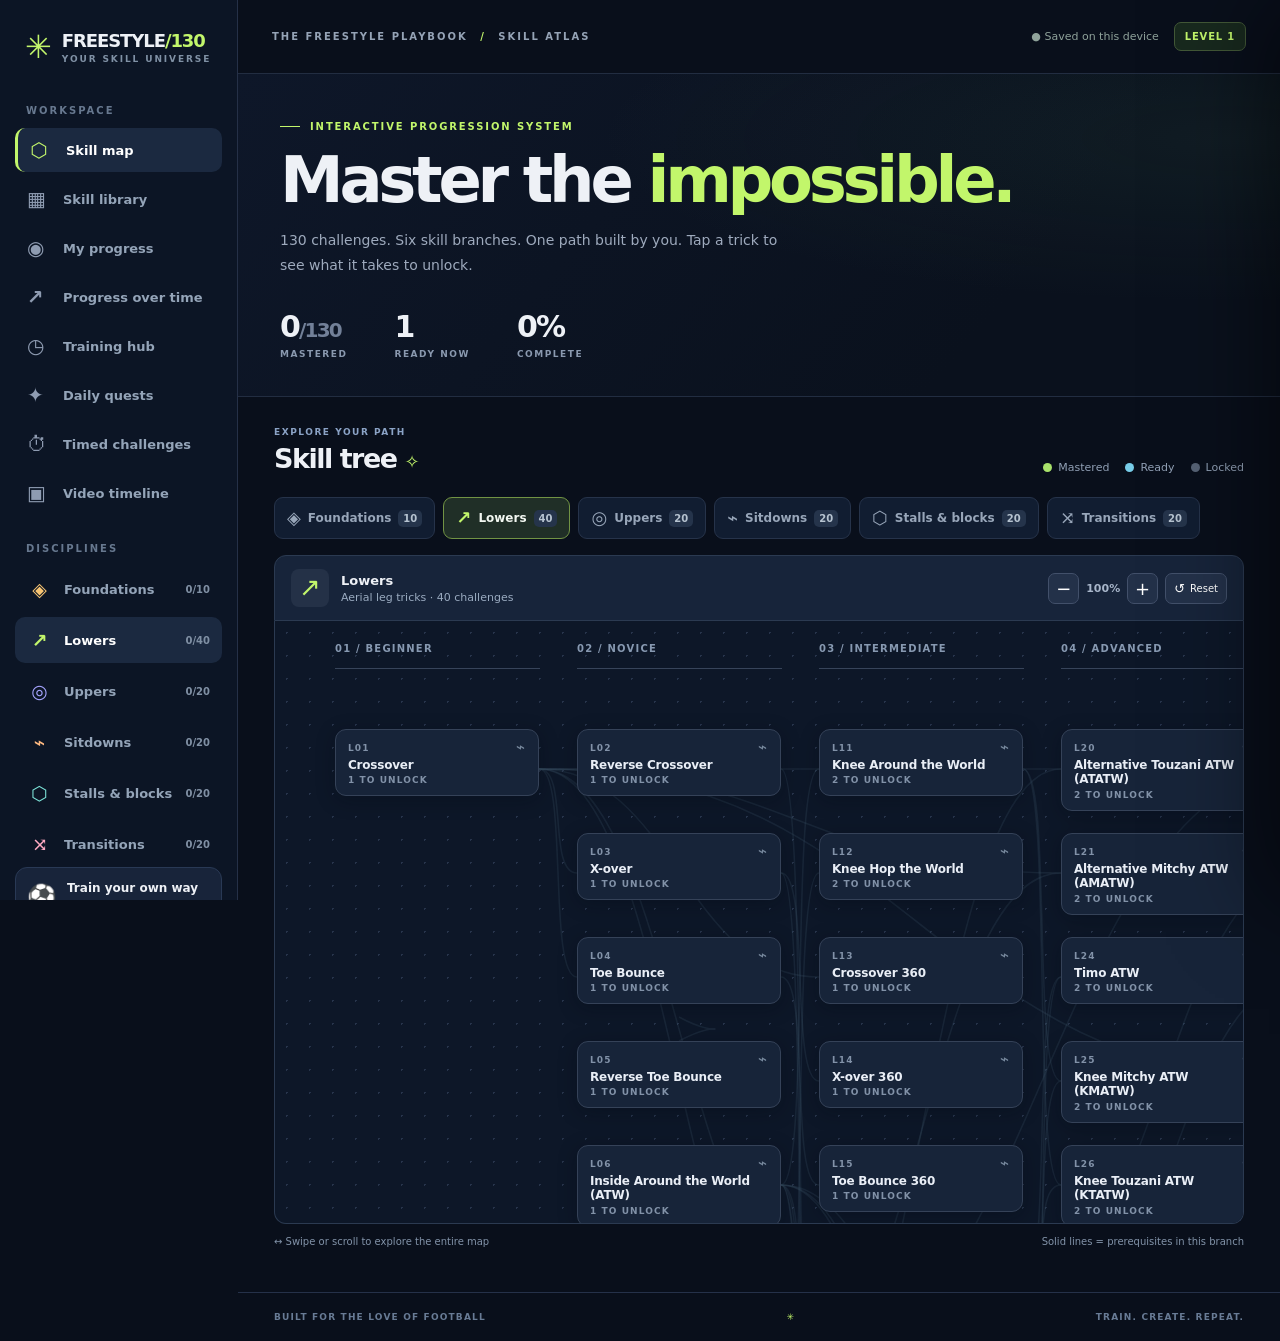
<file: index.html>
<!doctype html>
<html lang="en">
<head>
  <meta charset="utf-8" />
  <meta name="viewport" content="width=device-width, initial-scale=1, viewport-fit=cover" />
  <meta name="theme-color" content="#0a101e" />
  <meta name="description" content="An interactive 130-challenge freestyle football progression tree. Track tricks, unlock skills and train offline." />
  <meta name="apple-mobile-web-app-capable" content="yes" />
  <meta name="apple-mobile-web-app-status-bar-style" content="black-translucent" />
  <meta name="apple-mobile-web-app-title" content="Freestyle 130" />
  <link rel="manifest" href="manifest.webmanifest" />
  <link rel="icon" type="image/png" href="icons/icon-192.png" />
  <link rel="apple-touch-icon" href="icons/icon-192.png" />
  <link rel="stylesheet" href="style.css" />
  <link rel="stylesheet" href="v3.css" />
  <title>Freestyle 130 v3 · Train & Progress</title>
</head>
<body>
  <div class="app-shell">
    <aside class="sidebar" aria-label="App navigation">
      <div class="brand"><span class="brand-mark" aria-hidden="true">✳</span><div><strong>FREESTYLE<span class="brand-light">/130</span></strong><span class="brand-kicker">YOUR SKILL UNIVERSE</span></div></div>
      <div class="side-section-label">WORKSPACE</div>
      <nav class="side-nav" aria-label="Screens">
        <button class="nav-item active" data-screen="map"><span class="nav-symbol">⬡</span> Skill map</button>
        <button class="nav-item" data-screen="library"><span class="nav-symbol">▦</span> Skill library</button>
        <button class="nav-item" data-screen="progress"><span class="nav-symbol">◉</span> My progress</button>
        <button class="nav-item" data-screen="timeline"><span class="nav-symbol">↗</span> Progress over time</button>
        <button class="nav-item" data-screen="train"><span class="nav-symbol">◷</span> Training hub</button>
        <button class="nav-item" data-screen="quests"><span class="nav-symbol">✦</span> Daily quests</button>
        <button class="nav-item" data-screen="challenges"><span class="nav-symbol">⏱</span> Timed challenges</button>
        <button class="nav-item" data-screen="videos"><span class="nav-symbol">▣</span> Video timeline</button>
      </nav>
      <div class="side-section-label spaced">DISCIPLINES</div>
      <nav class="side-branches" id="sidebar-branches" aria-label="Skill disciplines"></nav>
      <div class="sidebar-footer"><span class="small-football" aria-hidden="true">⚽</span><div><strong>Train your own way</strong><span>Every rep is progress.</span></div></div>
    </aside>

    <div class="main-column">
      <header class="topbar">
        <div class="mobile-brand"><span class="brand-mark" aria-hidden="true">✳</span><strong>FREESTYLE<span class="brand-light">/130</span></strong></div>
        <span class="desktop-top-title">THE FREESTYLE PLAYBOOK <span class="slash">/</span> SKILL ATLAS</span>
        <div class="topbar-right"><span class="saved-indicator" id="saved-indicator">● Saved on this device</span><span class="level-tag" id="level-tag">LEVEL 1</span></div>
      </header>
      <main id="main-content">
        <section class="screen active" id="screen-map" aria-labelledby="map-heading">
          <div class="hero">
            <div class="eyebrow"><span class="eyebrow-line"></span> INTERACTIVE PROGRESSION SYSTEM</div>
            <h1 id="map-heading">Master the <em>impossible.</em></h1>
            <p>130 challenges. Six skill branches. One path built by you. Tap a trick to see what it takes to unlock.</p>
            <div class="hero-numbers">
              <div><strong id="hero-done">0<span class="dimmed">/130</span></strong><span>MASTERED</span></div>
              <div><strong id="hero-ready">0</strong><span>READY NOW</span></div>
              <div><strong id="hero-percent">0%</strong><span>COMPLETE</span></div>
            </div>
          </div>
          <div class="map-section">
            <div class="section-heading"><div><div class="eyebrow mini">EXPLORE YOUR PATH</div><h2>Skill tree <span class="tiny-spark">✧</span></h2></div><div class="map-legend"><span><i class="legend-dot done"></i> Mastered</span><span><i class="legend-dot ready"></i> Ready</span><span><i class="legend-dot locked"></i> Locked</span></div></div>
            <div class="branch-tabs" id="branch-tabs" aria-label="Choose skill branch"></div>
            <div class="map-toolbar"><div class="map-context"><span class="map-context-icon" id="map-context-icon">↗</span><div><strong id="map-context-title">Lowers</strong><span id="map-context-subtitle">Aerial leg skills</span></div></div><div class="toolbar-controls"><button class="small-btn" id="zoom-out" aria-label="Zoom map out">−</button><span class="zoom-reading" id="zoom-reading">100%</span><button class="small-btn" id="zoom-in" aria-label="Zoom map in">+</button><button class="small-btn fit-btn" id="reset-map" aria-label="Reset map position">↺ <span>Reset</span></button></div></div>
            <div class="map-scroll" id="map-scroll" tabindex="0" aria-label="Scroll horizontally and vertically to browse the skill tree"><div class="map-scale-holder" id="map-scale-holder"><div class="map-world" id="map-world"><svg id="map-edges" class="map-edges" aria-hidden="true"></svg><div id="map-nodes"></div></div></div></div>
            <div class="map-footnote"><span>↔ Swipe or scroll to explore the entire map</span><span>Solid lines = prerequisites in this branch</span></div>
          </div>
        </section>

        <section class="screen" id="screen-library" aria-labelledby="library-heading">
          <div class="sub-hero"><div class="eyebrow"><span class="eyebrow-line"></span> EVERY MOVE. ONE PLACE.</div><h1 id="library-heading">Skill <em>library.</em></h1><p>Search, filter and track all 130 challenges. The requirements are suggestions, not hard restrictions.</p></div>
          <div class="library-controls"><label class="search-box"><span aria-hidden="true">⌕</span><input type="search" id="skill-search" placeholder="Find a trick or code (e.g. LATW)..." autocomplete="off" aria-label="Search skills" /></label><div class="filter-row"><label>Discipline <select id="library-category"></select></label><label>Difficulty <select id="library-level"><option value="all">All levels</option><option value="1">1 · Beginner</option><option value="2">2 · Novice</option><option value="3">3 · Intermediate</option><option value="4">4 · Advanced</option><option value="5">5 · Expert</option></select></label><label>Status <select id="library-status"><option value="all">All skills</option><option value="ready">Ready to learn</option><option value="locked">Locked</option><option value="done">Mastered</option></select></label></div></div>
          <div class="results-title"><h2 id="results-title">All skills</h2><span id="results-count">130 results</span></div>
          <div class="library-grid" id="library-grid"></div>
        </section>

        <section class="screen" id="screen-progress" aria-labelledby="progress-heading">
          <div class="sub-hero"><div class="eyebrow"><span class="eyebrow-line"></span> BUILD YOUR LEGACY</div><h1 id="progress-heading">Your <em>progress.</em></h1><p>Every skill you mark as mastered stays saved on this device.</p></div>
          <div class="progress-feature"><div><div class="eyebrow mini">TOTAL MASTERY</div><strong class="giant-number"><span id="big-progress">0</span><span class="giant-suffix"> / 130</span></strong><div class="progress-track"><div id="progress-track-fill"></div></div><p id="progress-summary">Your freestyle journey starts here.</p></div><div class="progress-emblem" aria-hidden="true">✳</div></div>
          <div class="results-title"><h2>Discipline breakdown</h2><span>YOUR SIX PATHS</span></div><div class="discipline-stats" id="discipline-stats"></div>
          <div class="results-title"><h2>What to practise next</h2><span>UNLOCKED CHALLENGES</span></div><div class="next-skills" id="next-skills"></div>
          <div class="data-box"><div><h3>Your data stays yours</h3><p>Progress, practice sessions, and scores are saved on this device. Export a JSON backup regularly. Video clips are stored separately on this device and are NOT included in the JSON backup.</p></div><div class="data-actions"><button class="action-btn" id="export-progress">↓ Export progress</button><label for="import-file" class="action-btn secondary-btn">↑ Import progress</label><input type="file" accept="application/json,.json" id="import-file" hidden /><button class="action-btn danger-btn" id="clear-progress">Reset all skills</button></div></div>
        </section>

        <section class="screen" id="screen-timeline" aria-labelledby="timeline-heading">
          <div class="sub-hero timeline-hero"><div class="eyebrow"><span class="eyebrow-line"></span> SMALL STEPS. BIG MOMENTUM.</div><h1 id="timeline-heading">Your <em>journey.</em></h1><p>A picture of the work you've put in. Every new mastered skill moves the line. Track what changes, celebrate your wins, and keep going.</p></div>
          <div class="timeline-content">
            <div class="timeline-cards" aria-label="Your progress statistics">
              <div class="timeline-stat"><span>SKILLS MASTERED</span><strong id="timeline-total">0<span> / 130</span></strong><small>Your current total</small></div>
              <div class="timeline-stat"><span>MARKED THIS WEEK</span><strong id="timeline-week">0</strong><small>New mastery checkmarks</small></div>
              <div class="timeline-stat"><span>ACTIVE DAYS</span><strong id="timeline-days">0</strong><small>Days with skill updates</small></div>
              <div class="timeline-stat"><span>LONGEST STREAK</span><strong id="timeline-streak">0<span> days</span></strong><small>Consecutive update days</small></div>
            </div>
            <section class="timeline-panel timeline-graph-panel" aria-labelledby="timeline-chart-heading">
              <div class="timeline-panel-head"><div><div class="eyebrow mini">THE BIG PICTURE</div><h2 id="timeline-chart-heading">Skills mastered over time</h2></div><div class="timeline-range" role="group" aria-label="Graph time range"><button class="time-range active" data-range="30" aria-pressed="true">30D</button><button class="time-range" data-range="90" aria-pressed="false">90D</button><button class="time-range" data-range="all" aria-pressed="false">All</button></div></div>
              <div class="timeline-insight" id="timeline-insight" aria-live="polite">Tap the graph to explore a day</div>
              <div class="timeline-chart-wrap" id="timeline-chart-wrap"><svg id="timeline-chart" class="timeline-chart" viewBox="0 0 760 286" role="img" aria-labelledby="timeline-chart-heading timeline-chart-description"></svg></div>
              <p class="timeline-note" id="timeline-chart-description">The line shows how many skills were marked as mastered by the end of each day. It can go down if you undo a skill.</p>
            </section>
            <div class="timeline-two-col">
              <section class="timeline-panel" aria-labelledby="timeline-activity-heading"><div class="eyebrow mini">YOUR CONSISTENCY</div><h2 id="timeline-activity-heading">Activity calendar</h2><p class="timeline-note">Each square is one day. Brighter squares mean you marked more skills as mastered. This tracks app activity, not training sessions.</p><div id="timeline-heatmap" class="timeline-heatmap" role="img" aria-label="Activity across the last 35 days"></div><div class="heatmap-key"><span>LESS</span><i></i><i></i><i></i><i></i><span>MORE</span></div></section>
              <section class="timeline-panel" aria-labelledby="timeline-milestone-heading"><div class="eyebrow mini">NEXT BIG WIN</div><h2 id="timeline-milestone-heading">Next milestone</h2><div id="timeline-milestone"></div></section>
            </div>
            <section class="timeline-panel" aria-label="Practice over time"><div class="eyebrow mini">EVERY MINUTE COUNTS</div><h2>Practice minutes · Last 14 days</h2><div id="training-graph" class="practice-bars" role="img" aria-label="Practice minutes recorded for the last 14 days"></div><p class="timeline-note">Practice logs count here even when you haven't mastered a new trick.</p></section>
            <section class="timeline-panel timeline-recent" aria-labelledby="timeline-recent-heading"><div class="eyebrow mini">YOUR STORY</div><h2 id="timeline-recent-heading">Recent milestones</h2><div id="timeline-events" class="timeline-events"></div></section>
            <p class="timeline-privacy">Your history stays on this device and is included in new progress exports. If you already had mastered skills before this update, they become your starting point today—we won't invent dates for your earlier wins.</p>
          </div>
        </section>

        <!-- Training pages: new in v3. Mastery screens above are unchanged. -->
        <section class="screen" id="screen-train" aria-labelledby="train-heading">
          <div class="sub-hero v3-hero"><div class="eyebrow"><span class="eyebrow-line"></span> SHOW UP. IMPROVE. REPEAT.</div><h1 id="train-heading">Training <em>hub.</em></h1><p>Practising counts, even when you're still learning the move. Use the timer or manually log a session.</p></div>
          <div class="v3-content">
            <div class="v3-stats"><div class="v3-stat"><small>TOTAL TRAINING</small><strong id="training-total">0m</strong><span>All logged time</span></div><div class="v3-stat"><small>THIS WEEK</small><strong id="training-week">0m</strong><span>Training minutes</span></div><div class="v3-stat"><small>SESSIONS</small><strong id="training-sessions">0</strong><span>Recorded sessions</span></div></div>
            <div class="v3-split">
              <section class="v3-panel"><div class="eyebrow mini">PRACTICE CLOCK</div><h2>Log today's work</h2><label for="training-skill" class="v3-field">What are you working on?<select id="training-skill"></select></label>
                <div class="clock-face" id="training-clock" aria-live="off">00:00</div>
                <div class="v3-actions"><button id="timer-start" class="v3-primary">▶ Start</button><button id="timer-pause" class="v3-secondary" disabled>Pause</button><button id="timer-save" class="v3-secondary" disabled>Save session</button><button id="timer-reset" class="v3-quiet">Reset</button></div>
                <p class="v3-help" id="timer-status">Timer is ready. Save when your session is finished.</p>
                <hr class="v3-rule"/>
                <label for="manual-minutes" class="v3-field">Or log training manually (minutes)<input id="manual-minutes" type="number" inputmode="decimal" min="1" max="300" step="0.5" placeholder="e.g. 20"/></label>
                <label for="practice-notes" class="v3-field">Session notes (optional)<textarea id="practice-notes" rows="2" maxlength="220" placeholder="What felt easier today?"></textarea></label>
                <button class="v3-primary" id="manual-save">＋ Save manual session</button>
              </section>
              <section class="v3-panel"><div class="eyebrow mini">YOUR WEEK</div><h2>Weekly training goal</h2><div class="weekly-goal-number" id="weekly-progress">0 / 3</div><div class="v3-track"><div id="weekly-fill"></div></div><label class="v3-field" for="weekly-target">Sessions each week (5+ min)<select id="weekly-target"><option value="1">1 session</option><option value="2">2 sessions</option><option value="3">3 sessions</option><option value="4">4 sessions</option><option value="5">5 sessions</option><option value="6">6 sessions</option><option value="7">7 sessions</option></select></label><p class="v3-help">Your week starts on Monday. Rest days are okay; no streak penalties.</p>
                <hr class="v3-rule"/><div class="v3-panel-head"><h2>Ready for more?</h2></div><div class="v3-shortcuts"><button data-screen="quests">✦ Daily quests <span>↗</span></button><button data-screen="challenges">⏱ Timed challenges <span>↗</span></button><button data-screen="videos">▣ Video comparisons <span>↗</span></button></div>
              </section>
            </div>
            <section class="v3-panel"><div class="eyebrow mini">PERSONAL BESTS</div><h2>Every rep counts</h2><p class="v3-help">Record attempts, even if they're not a new record. Your highest result for each skill and metric is your PB.</p>
              <div class="v3-split form-split"><label class="v3-field" for="best-skill">Skill<select id="best-skill"></select></label><label class="v3-field" for="best-metric">Measure<select id="best-metric"><option value="landings">Clean landings</option><option value="streak">Consecutive landings</option><option value="touches">Juggling touches</option><option value="seconds">Seconds held</option></select></label></div>
              <div class="best-action-row"><label class="v3-field" for="best-value">Your score<input type="number" id="best-value" min="0" step="1" max="100000" inputmode="numeric" placeholder="e.g. 7"/></label><button class="v3-primary" id="best-save">＋ Record attempt</button></div><p class="v3-record" id="best-current">Personal best: 0 landings</p><div id="personal-best-list" class="v3-log-list"></div>
            </section>
            <section class="v3-panel"><div class="v3-panel-head"><div><div class="eyebrow mini">YOUR LOGBOOK</div><h2>Recent practice sessions</h2></div></div><div id="training-session-list" class="v3-log-list"></div></section>
          </div>
        </section>
        <section class="screen" id="screen-quests" aria-labelledby="quests-heading">
          <div class="sub-hero v3-hero"><div class="eyebrow"><span class="eyebrow-line"></span> YOUR DAILY GAME PLAN</div><h1 id="quests-heading">Daily <em>quests.</em></h1><p>Personalised suggestions from your skill tree. Quests complete when your practice logs meet their goals.</p></div>
          <div class="v3-content"><div class="v3-stats"><div class="v3-stat"><small>QUESTS COMPLETED</small><strong id="quest-total">0 / 3</strong><span>Today</span></div><div class="v3-stat"><small>YOUR FOCUS</small><strong id="quest-focus-level">–</strong><span>Suggested level</span></div><div class="v3-stat"><small>DAILY TRAINING</small><strong id="quest-minutes">0m</strong><span>Logged today</span></div></div>
            <section class="v3-panel"><div class="eyebrow mini">PERSONALISED FOCUS</div><h2 id="quest-focus-title">Today's focus</h2><p class="v3-help" id="quest-focus-desc"></p><label for="quest-focus-select" class="v3-field">Choose a different focus skill<select id="quest-focus-select"></select></label><button class="v3-secondary" id="quest-open-focus">Start training this skill ↗</button></section>
            <div id="daily-quests" class="quest-grid"></div>
            <section class="v3-panel"><div class="eyebrow mini">YOUR ROUTINE</div><h2>Suggested 20-minute routine</h2><div id="routine-steps" class="routine-steps"></div><p class="v3-help">Adjust the duration to your energy and skill level. A routine is guidance, not a compulsory workout.</p></section>
          </div>
        </section>
        <section class="screen" id="screen-challenges" aria-labelledby="challenges-heading">
          <div class="sub-hero v3-hero"><div class="eyebrow"><span class="eyebrow-line"></span> BEAT YOUR LAST SCORE</div><h1 id="challenges-heading">Timed <em>challenges.</em></h1><p>Start a countdown, attempt a skill test, and record your actual result. Your best scores are saved.</p></div>
          <div class="v3-content"><div id="challenge-cards" class="challenge-grid"></div>
            <section class="v3-panel challenge-play" id="challenge-play" aria-live="polite"><div class="eyebrow mini">CURRENT CHALLENGE</div><h2 id="challenge-play-title">Choose a challenge above</h2><p class="v3-help" id="challenge-instructions">Your timer will appear here.</p><div class="clock-face" id="challenge-clock">00:00</div><div class="v3-actions"><button id="challenge-start" class="v3-primary" disabled>▶ Start</button><button id="challenge-pause" class="v3-secondary" disabled>Pause</button><button id="challenge-finish" class="v3-secondary" disabled>Finish early</button></div>
              <div id="challenge-score-panel" hidden><label class="v3-field" for="challenge-score">Your score (enter your actual result)<input type="number" id="challenge-score" min="0" max="100000" step="1" inputmode="numeric"/></label><button id="challenge-score-save" class="v3-primary">Save challenge result</button></div><p class="v3-help">Results are self-reported. The app does not measure tricks automatically.</p></section>
            <section class="v3-panel"><h2>Recent challenge attempts</h2><div id="challenge-history" class="v3-log-list"></div></section></div>
        </section>
        <section class="screen" id="screen-videos" aria-labelledby="videos-heading">
          <div class="sub-hero v3-hero"><div class="eyebrow"><span class="eyebrow-line"></span> WATCH YOURSELF IMPROVE</div><h1 id="videos-heading">Video <em>timeline.</em></h1><p>Save short clips locally on this device and compare your technique from different dates.</p></div>
          <div class="v3-content"><section class="v3-panel"><div class="eyebrow mini">ADD A CLIP</div><h2>Capture your technique</h2><div class="v3-split form-split"><label class="v3-field" for="video-skill">Skill in your video<select id="video-skill"></select></label><label class="v3-field" for="video-input">Choose video (up to 75 MB)<input id="video-input" type="file" accept="video/*"/></label></div><button id="video-save" class="v3-primary">＋ Save video locally</button><p class="v3-help" id="video-feedback">Clips are stored on this device using IndexedDB, not uploaded to a server. Exported JSON backups DO NOT include video files. Keep originals on your phone.</p></section>
            <section class="v3-panel"><div class="eyebrow mini">SIDE-BY-SIDE</div><h2>Before / After</h2><div class="v3-split form-split"><label class="v3-field" for="video-before">Before<select id="video-before"></select></label><label class="v3-field" for="video-after">After<select id="video-after"></select></label></div><div class="video-comparison"><div class="video-frame"><span>BEFORE</span><div id="video-before-player" class="video-slot">Select your first clip</div></div><div class="video-frame"><span>AFTER</span><div id="video-after-player" class="video-slot">Select your later clip</div></div></div></section>
            <section class="v3-panel"><div class="eyebrow mini">YOUR STORY</div><h2>Video timeline</h2><div id="video-list" class="v3-log-list"></div></section></div>
        </section>
      </main>
      <footer class="app-footer">BUILT FOR THE LOVE OF FOOTBALL <span>✳</span> TRAIN. CREATE. REPEAT.</footer>
    </div>
  </div>

  <nav class="bottom-nav" aria-label="Mobile navigation"><button data-screen="map" class="active"><span>⬡</span>Map</button><button data-screen="library"><span>▦</span>Skills</button><button data-screen="train"><span>◷</span>Train</button><button data-screen="timeline"><span>↗</span>Journey</button><button data-screen="progress"><span>◉</span>More</button></nav>
  <div class="drawer-backdrop" id="drawer-backdrop" hidden></div>
  <aside class="skill-drawer" id="skill-drawer" aria-label="Skill details" role="dialog" aria-modal="true" aria-hidden="true"><div class="drawer-grab"></div><button id="drawer-close" class="drawer-close" aria-label="Close skill details">✕</button><div id="drawer-content"></div></aside>
  <div id="toast" class="toast" role="status" aria-live="polite"></div>
  <script src="data.js"></script><script src="training.js"></script><script src="app.js"></script>
</body>
</html>
</file>
<file: style.css>
:root{font-family:Inter,ui-sans-serif,system-ui,-apple-system,BlinkMacSystemFont,"Segoe UI",sans-serif;color:#eef1f6;background:#090f1b;font-synthesis:none;--bg:#090f1b;--surface:#101a2c;--surface2:#162237;--border:#29334a;--muted:#8b97ac;--lime:#c2f66b;--paper:#eef1f6}*{box-sizing:border-box}html{scroll-behavior:smooth}body{margin:0;min-height:100vh;min-height:100dvh}button,input,select{font:inherit}button{cursor:pointer}button:focus-visible,input:focus-visible,select:focus-visible{outline:2px solid var(--lime);outline-offset:3px}button:disabled{opacity:.4;cursor:not-allowed}a{color:var(--lime)}[hidden]{display:none!important}.app-shell{display:grid;grid-template-columns:238px minmax(0,1fr);min-height:100vh}.sidebar{background:#0c1525;border-right:1px solid #253047;padding:28px 15px 20px;position:sticky;top:0;align-self:start;height:100vh;display:flex;flex-direction:column;gap:0}.brand,.mobile-brand{display:flex;align-items:center;gap:10px;padding:2px 10px}.brand-mark{font-size:32px;color:var(--lime);line-height:1}.brand strong,.mobile-brand strong{letter-spacing:-.06em;font-size:18px;white-space:nowrap}.brand-light{color:var(--lime)}.brand-kicker{font-size:9px;letter-spacing:.21em;display:block;color:#8091a5;margin-top:3px;font-weight:700}.side-section-label{font-size:10px;letter-spacing:.2em;color:#67788f;padding:39px 11px 12px;font-weight:800}.side-section-label.spaced{padding-top:28px}.side-nav,.side-branches{display:flex;flex-direction:column;gap:5px}.nav-item,.branch-side{background:transparent;border:0;width:100%;color:#94a4b8;text-align:left;display:flex;align-items:center;gap:12px;border-radius:10px;padding:12px 12px;font-size:13px;font-weight:650;transition:background .15s,color .15s}.nav-item:hover,.branch-side:hover,.nav-item.active,.branch-side.active{background:#1b2940;color:white}.nav-item.active{border-left:3px solid var(--lime)}.nav-symbol{font-size:20px;line-height:1;color:#8e9bb1;width:24px}.nav-item.active .nav-symbol{color:var(--lime)}.side-glyph{font-size:19px;width:25px;color:var(--accent);text-align:center}.side-counter{margin-left:auto;font-size:10px;color:#8090a4;font-variant-numeric:tabular-nums}.sidebar-footer{margin-top:auto;background:#18243a;border:1px solid #293955;padding:13px 11px;border-radius:12px;display:flex;gap:10px;align-items:center}.small-football{font-size:24px}.sidebar-footer strong,.sidebar-footer span:not(.small-football){display:block}.sidebar-footer strong{font-size:12px}.sidebar-footer div span{font-size:11px;color:var(--muted);margin-top:4px}.main-column{min-width:0}.topbar{height:74px;display:flex;align-items:center;justify-content:space-between;padding:0 34px;border-bottom:1px solid #222d41}.desktop-top-title{font-size:10px;font-weight:750;letter-spacing:.2em;color:#95a3b6}.slash{color:var(--lime);margin:0 7px}.topbar-right{display:flex;gap:15px;align-items:center}.saved-indicator{color:#8fa29a;font-size:11px}.level-tag{border:1px solid #425837;color:var(--lime);background:#18291e;border-radius:7px;padding:8px 10px;font-size:10px;letter-spacing:.08em;font-weight:800}.mobile-brand{display:none}.screen{display:none}.screen.active{display:block}.hero{padding:47px 42px 37px;border-bottom:1px solid #222d41;background:radial-gradient(ellipse at 95% 20%,rgba(70,120,90,.11),transparent 45%),linear-gradient(130deg,#0e1729,#0a111d 73%)}.eyebrow{display:flex;align-items:center;gap:10px;font-size:10px;font-weight:850;letter-spacing:.19em;color:var(--lime)}.eyebrow-line{width:20px;height:1px;background:var(--lime)}h1{font-size:clamp(37px,5vw,69px);font-weight:850;letter-spacing:-.067em;line-height:1.05;margin:15px 0 14px}h1 em{color:var(--lime);font-style:normal}.hero p,.sub-hero p{max-width:520px;font-size:14px;line-height:1.75;color:#9eaabd;margin:0}.hero-numbers{display:flex;gap:47px;margin-top:32px}.hero-numbers>div{display:flex;flex-direction:column;gap:5px}.hero-numbers strong{font-size:30px;letter-spacing:-.06em}.hero-numbers strong .dimmed{color:#728098;font-size:20px}.hero-numbers>div>span{font-size:9px;letter-spacing:.17em;color:#8a99af;font-weight:750}.map-section{padding:30px 36px 45px}.section-heading{display:flex;justify-content:space-between;align-items:end;gap:15px}.eyebrow.mini{font-size:9px;letter-spacing:.17em;color:#8ba3c6}h2{letter-spacing:-.055em;font-size:27px;margin:6px 0 0}.tiny-spark{font-size:18px;color:var(--lime)}.map-legend{display:flex;gap:16px;font-size:11px;color:#91a0b5;flex-wrap:wrap}.map-legend>span{display:flex;align-items:center;gap:6px}.legend-dot{display:inline-block;width:9px;height:9px;border-radius:50%;background:#566275}.legend-dot.done{background:#a9e26b}.legend-dot.ready{background:#77cce8}.branch-tabs{display:flex;gap:8px;overflow-x:auto;scrollbar-width:thin;padding:23px 0 16px}.branch-tab{background:#111d31;color:#98a6b9;border:1px solid #26334a;border-radius:9px;white-space:nowrap;display:flex;align-items:center;gap:7px;padding:11px 12px;font-size:12px;font-weight:700}.branch-tab:hover,.branch-tab.active{color:#f2f7f1;border-color:#719344;background:#202f27}.branch-tab.active .tab-glyph{color:var(--lime)}.tab-glyph{font-size:18px;line-height:1}.tab-count{background:#25344b;padding:3px 5px;border-radius:5px;font-size:10px;color:#b6c3d0}.map-toolbar{background:#17243a;border:1px solid #2b3a51;border-radius:12px 12px 0 0;padding:13px 16px;display:flex;justify-content:space-between;align-items:center;gap:10px}.map-context{display:flex;gap:12px;align-items:center}.map-context-icon{font-size:26px;background:#243147;width:38px;height:38px;text-align:center;line-height:37px;border-radius:8px}.map-context strong,.map-context span:last-child{display:block}.map-context strong{font-size:13px}.map-context div span{font-size:11px;color:#9aabc0;margin-top:3px}.toolbar-controls{display:flex;gap:7px;align-items:center}.small-btn{border:1px solid #42506a;background:#233149;color:white;width:31px;height:31px;border-radius:7px;font-size:18px;display:grid;place-items:center}.small-btn:hover{border-color:var(--lime)}.fit-btn{width:auto;display:flex;align-items:center;padding:0 8px;gap:5px;font-size:13px}.fit-btn span{font-size:10px}.zoom-reading{font-size:11px;font-weight:750;color:#a8b6ca;min-width:33px;text-align:center}.map-scroll{height:min(67vh,680px);min-height:380px;background-color:#0d1728;background-image:radial-gradient(#27344b 1px,transparent 1px);background-size:23px 23px;overflow:auto;overscroll-behavior:contain;border:1px solid #2b3a51;border-top:none;border-radius:0 0 12px 12px;scrollbar-color:#3a4960 #101a2b;touch-action:pan-x pan-y;position:relative}.map-scale-holder{position:relative}.map-world{position:absolute;top:0;left:0;transform-origin:top left;will-change:transform}.map-edges{position:absolute;top:0;left:0;pointer-events:none;overflow:visible}.edge{fill:none;stroke:#3c5367;stroke-width:1.6;opacity:.26;transition:opacity .2s,stroke .2s}.edge-active{stroke:var(--lime);stroke-width:2.4;opacity:.9}.stage-heading{position:absolute;width:205px;font-size:10px;font-weight:850;letter-spacing:.12em;color:#8799b1;z-index:2}.stage-heading i{display:block;height:1px;background:#37445a;margin-top:14px}.skill-node{position:absolute;display:flex;flex-direction:column;justify-content:space-between;align-items:stretch;gap:3px;border:1px solid #354258;background:#172439;border-radius:11px;color:#e9eef6;text-align:left;padding:10px 12px;box-shadow:0 4px 19px #03091350;transition:border-color .15s,background .15s,box-shadow .15s;z-index:2}.skill-node:hover,.skill-node.selected{border-color:var(--skill-accent);box-shadow:0 0 0 2px #badc8630}.skill-node.done{border-color:#678c4e;background:#1a2e27}.skill-node.ready{border-color:#43849a;background:#172b3e}.node-top,.node-bottom{display:flex;justify-content:space-between;align-items:center;font-size:9px;font-weight:850;letter-spacing:.12em;color:#8292a8}.node-state{font-size:15px;color:#76879c;line-height:1}.skill-node.done .node-state,.skill-node.done .node-bottom{color:#b9e77f}.skill-node.ready .node-state,.skill-node.ready .node-bottom{color:#7bd5ea}.skill-node strong{font-size:12px;line-height:1.2;letter-spacing:-.018em;max-height:32px;overflow:hidden}.map-footnote{display:flex;justify-content:space-between;gap:10px;margin-top:12px;color:#8293a9;font-size:10px}.sub-hero{padding:45px 42px 39px;background:linear-gradient(115deg,#121e30,#0b1423);border-bottom:1px solid #253148}.sub-hero h1{margin-bottom:10px}.library-controls{margin:28px 36px 0;background:#131f33;border:1px solid #293751;border-radius:12px;padding:17px;display:flex;flex-direction:column;gap:14px}.search-box{display:flex;align-items:center;gap:10px;background:#0d1728;border:1px solid #35425a;border-radius:9px;padding:4px 12px}.search-box span{font-size:24px;color:#899db8}.search-box input{width:100%;border:0;outline:none;background:transparent;color:white;padding:11px 0;font-size:13px}.search-box input::placeholder{color:#8592a7}.filter-row{display:flex;gap:12px}.filter-row label{display:flex;flex:1;min-width:0;flex-direction:column;gap:6px;font-size:10px;letter-spacing:.09em;font-weight:700;color:#91a2b8;text-transform:uppercase}.filter-row select{padding:10px 9px;min-width:0;width:100%;background:#0d1728;border:1px solid #35425a;border-radius:7px;color:#e9eff8;font-size:12px}.results-title{margin:30px 36px 18px;display:flex;justify-content:space-between;align-items:center;gap:15px}.results-title h2{font-size:22px;margin:0}.results-title>span{font-size:10px;color:#8fa0b5;letter-spacing:.1em}.library-grid{padding:0 36px 50px;display:grid;grid-template-columns:repeat(auto-fill,minmax(220px,1fr));gap:13px}.library-card{background:#151f31;border:1px solid #2b3950;color:#f1f5fa;border-radius:12px;padding:16px;min-height:170px;display:flex;flex-direction:column;text-align:left;gap:12px;transition:background .15s,border-color .15s}.library-card:hover{background:#1b2a3f;border-color:var(--skill-accent)}.lib-top,.lib-bottom{display:flex;align-items:center;justify-content:space-between;gap:8px}.lib-id{font-weight:850;font-size:10px;letter-spacing:.1em;color:var(--skill-accent)}.lib-status{font-size:10px;color:#8795aa}.lib-status.ready{color:#7ad2ef}.lib-status.done{color:#b2e77b}.library-card strong{font-size:15px;line-height:1.3;min-height:40px}.lib-meta{font-size:10px;color:#a6b3c2}.lib-meta>span{margin:0 3px;color:#5d6b81}.lib-bottom{border-top:1px solid #2b3a50;margin-top:auto;padding-top:10px;font-size:10px;color:#8fa1b8}.lib-bottom span{font-size:18px;color:var(--skill-accent)}.empty-state{padding:30px;text-align:center;border:1px dashed #3a4860;color:#a0aec1;border-radius:10px;grid-column:1/-1}.progress-feature{margin:30px 36px 10px;border:1px solid #425b3e;border-radius:15px;background:linear-gradient(130deg,#20392c,#152837 70%);padding:34px;display:flex;justify-content:space-between;align-items:center}.giant-number{display:block;margin:12px 0;font-size:clamp(48px,7vw,84px);letter-spacing:-.02em;color:var(--lime)}.giant-suffix{font-size:24px;color:#9aac9c;letter-spacing:0;margin-left:9px}.progress-track{height:9px;max-width:390px;background:#31443e;border-radius:30px;overflow:hidden}.progress-track div{height:100%;width:0;background:var(--lime);transition:width .3s}.progress-feature p{font-size:12px;color:#b4c3b8}.progress-emblem{font-size:clamp(90px,15vw,190px);line-height:1;color:#bcef7f;opacity:.16}.discipline-stats{padding:0 36px;display:grid;grid-template-columns:repeat(auto-fill,minmax(210px,1fr));gap:14px}.discipline-stat{display:flex;flex-direction:column;align-items:stretch;gap:14px;text-align:left;padding:20px;border:1px solid #334259;border-radius:12px;background:#142034;color:white}.discipline-stat:hover{border-color:var(--skill-accent)}.stat-top{display:flex;justify-content:space-between;align-items:center}.stat-glyph{font-size:29px;color:var(--skill-accent)}.stat-count{font-size:25px;font-weight:800}.stat-count small{font-size:12px;font-weight:500;color:#8191a9}.discipline-stat strong{font-size:16px}.mini-track{height:6px;background:#344054;border-radius:9px;overflow:hidden}.mini-track div{height:100%;background:var(--skill-accent)}.stat-foot{display:flex;justify-content:space-between;font-size:11px;color:#a2b0c3}.stat-foot span{color:var(--skill-accent)}.next-skills{padding:0 36px;display:grid;grid-template-columns:repeat(auto-fill,minmax(270px,1fr));gap:9px}.next-item{background:#142034;border:1px solid #304057;color:#eef4fa;display:flex;align-items:center;gap:14px;text-align:left;padding:15px;border-radius:10px}.next-item:hover{border-color:#7ad2ef}.next-icon{font-size:24px;width:28px;text-align:center}.next-item>span:nth-child(2){flex:1;display:flex;flex-direction:column;gap:5px}.next-item strong{font-size:12px}.next-item small{color:#93a5b9;font-size:10px}.next-arrow{font-size:20px;color:#96b9c9}.data-box{margin:30px 36px 50px;background:#111c2e;border:1px solid #344057;border-radius:12px;padding:24px;display:flex;justify-content:space-between;align-items:center;gap:20px}.data-box h3{margin:0;font-size:17px}.data-box p{font-size:12px;color:#a4b1c5;line-height:1.6;margin:7px 0 0;max-width:460px}.data-actions{display:flex;flex-wrap:wrap;gap:9px;justify-content:flex-end}.action-btn{font-size:11px;font-weight:750;color:#121b24;border:1px solid var(--lime);background:var(--lime);border-radius:8px;padding:11px 13px;white-space:nowrap;display:inline-flex;align-items:center;justify-content:center}.action-btn:hover{filter:brightness(1.07)}.secondary-btn{background:#1d2b41;border-color:#415272;color:#eff5fc;cursor:pointer}.danger-btn{background:transparent;border-color:#79565d;color:#e9a0a7}.app-footer{display:flex;justify-content:space-between;gap:10px;padding:19px 36px;color:#687b95;font-size:9px;font-weight:800;letter-spacing:.13em;border-top:1px solid #253149}.app-footer span{color:var(--lime)}.bottom-nav{display:none}.drawer-backdrop{position:fixed;inset:0;z-index:30;background:#030910a8;backdrop-filter:blur(2px)}.skill-drawer{position:fixed;z-index:31;right:0;top:0;bottom:0;width:min(430px,100vw);background:#111d2d;border-left:1px solid #35435a;box-shadow:-20px 0 90px #0008;transform:translateX(102%);transition:transform .23s ease;overflow-y:auto;overscroll-behavior:contain;padding:30px}.skill-drawer.open{transform:translateX(0)}.drawer-grab{display:none}.drawer-close{position:absolute;right:19px;top:20px;border:1px solid #46536c;background:#23334a;color:#dae4ee;border-radius:7px;width:33px;height:33px}.drawer-accent{margin-top:26px;display:flex;justify-content:space-between;font-size:10px;font-weight:850;color:var(--skill-accent);letter-spacing:.15em}.skill-drawer h2{font-size:34px;line-height:1.12;margin:15px 0}.detail-meta{display:flex;align-items:center;justify-content:space-between;gap:6px;flex-wrap:wrap}.detail-meta>span:first-child{font-size:10px;letter-spacing:.12em;color:#95a6bd}.detail-status{font-size:10px;color:#a7aebd;padding:6px 8px;background:#23334a;border-radius:6px}.detail-status.ready{color:#83d7ef}.detail-status.done{color:var(--lime)}.detail-copy{font-size:13px;line-height:1.7;color:#afbbce;margin:26px 0}.master-btn{width:100%;padding:16px;border-radius:9px;background:var(--lime);color:#10200d;font-weight:850;font-size:13px;border:0}.master-btn.is-done{background:#1f352c;color:#bbec87;border:1px solid #587a4c}.drawer-section{margin-top:34px}.drawer-section h3{display:flex;justify-content:space-between;border-bottom:1px solid #33435a;padding-bottom:12px;color:#a4b5cc;font-size:10px;font-weight:850;letter-spacing:.15em}.drawer-section h3 span{color:#8395af}.related-skill{display:flex;gap:11px;align-items:center;width:100%;border:0;border-bottom:1px solid #2b394e;background:transparent;color:#e6edf5;text-align:left;padding:11px 1px}.related-skill:hover{background:#1c2b41}.related-mark{border:1px solid #4b6178;border-radius:50%;font-size:14px;color:#99a9bf;width:27px;height:27px;display:grid;place-items:center;flex:none}.related-mark.complete{border-color:#84b662;color:#b7e77c}.related-skill>span:nth-child(2){flex:1;display:flex;flex-direction:column;gap:4px}.related-skill strong{font-size:12px}.related-skill small{font-size:10px;color:#8999af}.related-skill>span:last-child{color:#8da5b5}.drawer-empty{color:#899ab0;font-size:12px}.toast{position:fixed;left:50%;bottom:35px;transform:translate(-50%,20px);border:1px solid #567b48;border-radius:12px;background:#213528;color:#d9f8be;font-weight:700;font-size:12px;max-width:min(90vw,470px);padding:14px 18px;opacity:0;pointer-events:none;z-index:70;transition:transform .18s,opacity .18s;text-align:center}.toast.show{opacity:1;transform:translate(-50%,0)}
@media(max-width:1050px){.app-shell{grid-template-columns:205px minmax(0,1fr)}.sidebar{padding:22px 10px}.hero{padding:42px 30px}.map-section,.library-controls,.results-title,.progress-feature,.data-box{margin-left:22px;margin-right:22px}.map-section{padding:26px 22px 38px;margin:0}.library-grid,.discipline-stats,.next-skills{padding-left:22px;padding-right:22px}.topbar{padding:0 24px}}
@media(max-width:760px){.app-shell{display:block}.sidebar{display:none}.topbar{height:61px;padding:0 17px;position:sticky;top:0;z-index:18;background:#0a1120ed;backdrop-filter:blur(14px)}.mobile-brand{display:flex;padding:0}.mobile-brand .brand-mark{font-size:27px}.mobile-brand strong{font-size:15px}.desktop-top-title{display:none}.saved-indicator{display:none}.level-tag{font-size:9px;padding:7px 9px}.hero{padding:34px 22px 28px}.hero h1,.sub-hero h1{font-size:clamp(36px,10vw,55px)}.hero p,.sub-hero p{font-size:13px}.hero-numbers{gap:30px;margin-top:29px}.hero-numbers strong{font-size:27px}.hero-numbers strong .dimmed{font-size:16px}.map-section{padding:25px 14px 39px;margin:0}.section-heading{padding:0 6px;align-items:start;flex-direction:column;gap:12px}.map-legend{gap:13px;font-size:10px}.branch-tabs{padding-top:16px;padding-bottom:12px;scrollbar-width:none}.branch-tabs::-webkit-scrollbar{display:none}.branch-tab{font-size:11px;padding:10px 12px}.map-toolbar{padding:10px}.map-context-icon{width:30px;height:30px;line-height:30px;font-size:19px}.map-context div span{font-size:9px}.map-context strong{font-size:12px}.toolbar-controls{gap:4px}.small-btn{width:29px;height:29px}.zoom-reading{font-size:10px}.fit-btn{width:29px;justify-content:center;padding:0}.fit-btn span{display:none}.map-scroll{height:59vh;min-height:390px}.map-footnote{font-size:9px;flex-direction:column;gap:5px}.sub-hero{padding:36px 22px 33px}.library-controls{margin:20px 14px 0;padding:12px}.filter-row{display:grid;grid-template-columns:repeat(2,minmax(0,1fr));gap:12px}.filter-row label:last-child{grid-column:span 2}.results-title{margin:27px 16px 17px}.results-title h2{font-size:20px}.library-grid{padding:0 14px 35px;grid-template-columns:repeat(2,minmax(0,1fr));gap:9px}.library-card{min-height:176px;padding:12px;gap:10px}.library-card strong{font-size:13px;min-height:48px}.lib-meta{font-size:9px}.lib-status{font-size:9px}.lib-bottom{font-size:9px}.progress-feature{margin:20px 14px 8px;padding:22px}.progress-emblem{font-size:90px}.giant-number{font-size:62px}.discipline-stats{padding:0 14px;grid-template-columns:repeat(2,minmax(0,1fr));gap:10px}.discipline-stat{padding:14px;gap:12px}.discipline-stat strong{font-size:13px}.stat-count{font-size:21px}.next-skills{padding:0 14px;grid-template-columns:1fr}.data-box{margin:22px 14px 100px;padding:20px;display:flex;flex-direction:column;align-items:stretch}.data-actions{justify-content:stretch}.data-actions>*{flex:1}.app-footer{display:none}.bottom-nav{position:fixed;bottom:0;left:0;right:0;height:calc(66px + env(safe-area-inset-bottom));padding:5px 6px calc(5px + env(safe-area-inset-bottom));background:#101a2bed;border-top:1px solid #344257;backdrop-filter:blur(14px);z-index:21;display:flex;justify-content:space-around}.bottom-nav button{flex:1;background:transparent;color:#8596aa;border:0;border-radius:9px;font-size:10px;font-weight:750;display:flex;flex-direction:column;align-items:center;justify-content:center;gap:3px}.bottom-nav button span{font-size:24px;line-height:1}.bottom-nav button.active{color:var(--lime)}.skill-drawer{width:100%;height:min(87dvh,780px);top:auto;bottom:0;right:0;border-radius:19px 19px 0 0;padding:22px 24px calc(29px + env(safe-area-inset-bottom));border-left:none;border-top:1px solid #3d5066;transform:translateY(103%)}.drawer-grab{display:block;background:#57667a;border-radius:99px;width:38px;height:4px;margin:-8px auto 10px}.drawer-accent{margin-top:20px}.skill-drawer h2{font-size:28px}.toast{bottom:calc(81px + env(safe-area-inset-bottom))}}
@media(max-width:380px){.hero-numbers{gap:18px}.library-grid{grid-template-columns:1fr}.library-card{min-height:140px}.map-toolbar{gap:6px}.map-context div span{max-width:110px;white-space:nowrap;overflow:hidden;text-overflow:ellipsis}}
@media(prefers-reduced-motion:reduce){*,*::before,*::after{scroll-behavior:auto!important;transition:none!important}}

/* Progress-over-time dashboard (v2) */
.timeline-hero{background:radial-gradient(ellipse at 88% 12%,rgba(194,246,107,.13),transparent 44%),linear-gradient(115deg,#121e30,#0b1423)}
.timeline-content{padding:29px 36px 52px;display:flex;flex-direction:column;gap:19px;min-width:0}
.timeline-cards{display:grid;grid-template-columns:repeat(4,minmax(0,1fr));gap:12px}
.timeline-stat{background:#152237;border:1px solid #303d53;border-radius:13px;padding:19px 17px;min-width:0;display:flex;flex-direction:column;gap:9px}
.timeline-stat>span{font-size:9px;font-weight:850;letter-spacing:.13em;color:#93a6bd}
.timeline-stat strong{font-size:clamp(28px,3vw,39px);letter-spacing:-.06em;line-height:1.15;font-variant-numeric:tabular-nums}
.timeline-stat strong span{font-size:13px;color:#8e9eb2;letter-spacing:0;font-weight:700}
.timeline-stat small{color:#8b9ab0;font-size:10px}
.timeline-panel{background:#111d30;border:1px solid #303d53;border-radius:14px;padding:24px;min-width:0}
.timeline-panel h2{font-size:23px;margin:6px 0 9px}
.timeline-panel-head{display:flex;align-items:center;justify-content:space-between;gap:15px}
.timeline-range{display:flex;align-items:center;padding:3px;background:#0b1424;border:1px solid #2c3c52;border-radius:9px;flex:none}
.time-range{background:transparent;border:0;border-radius:6px;color:#9aabc0;font-size:11px;font-weight:800;padding:9px 13px}
.time-range.active{background:#bff17b;color:#10200d}
.timeline-insight{margin-top:16px;background:#1b2e2a;border:1px solid #335e43;border-radius:9px;padding:12px 14px;color:#c2f66b;font-size:12px;font-weight:750;font-variant-numeric:tabular-nums}
.timeline-chart-wrap{width:100%;padding:8px 2px 0;position:relative;touch-action:pan-y}
.timeline-chart{display:block;width:100%;height:auto;max-height:340px;overflow:visible;cursor:crosshair;user-select:none}
.chart-grid{stroke:#354155;stroke-width:1;stroke-dasharray:4 5}
.chart-label{fill:#869cb4;font-size:12px;font-weight:650;font-family:inherit}
.chart-area{fill:rgba(194,246,107,.10)}
.chart-line{fill:none;stroke:#c2f66b;stroke-width:3.5;stroke-linecap:round;stroke-linejoin:round}
.chart-cursor{stroke:#e3f6c3;stroke-width:1.2;stroke-dasharray:4 4;opacity:.8}
.chart-dot{fill:#d5ff99;stroke:#173721;stroke-width:3}
.timeline-note{font-size:11px;line-height:1.6;color:#9aaac0;margin:12px 0 0}
.timeline-two-col{display:grid;grid-template-columns:1.08fr .92fr;gap:19px}
.timeline-heatmap{display:grid;grid-template-columns:repeat(7,minmax(0,1fr));gap:8px;margin-top:19px}
.heat-cell{height:32px;border-radius:6px;background:#1c2a3e;border:1px solid #2d3b4e;min-width:0}
.heat-cell.heat-1{background:#315c45;border-color:#477553}.heat-cell.heat-2{background:#568851;border-color:#649c5b}.heat-cell.heat-3{background:#87bf65;border-color:#95ce72}.heat-cell.heat-4{background:#c2f66b;border-color:#c2f66b}
.heat-cell.heat-today{box-shadow:0 0 0 1px #e5fbd0}
.heat-cell:focus-visible{outline:2px solid white;outline-offset:2px}
.heatmap-key{display:flex;justify-content:flex-end;align-items:center;gap:5px;margin-top:15px}
.heatmap-key span{font-size:9px;letter-spacing:.11em;color:#94a6ba;font-weight:800;margin:0 4px}
.heatmap-key i{display:block;height:11px;width:11px;border-radius:3px;background:#1c2a3e}
.heatmap-key i:nth-of-type(2){background:#315c45}.heatmap-key i:nth-of-type(3){background:#87bf65}.heatmap-key i:nth-of-type(4){background:#c2f66b}
.milestone-big{color:#c2f66b;font-size:clamp(48px,5vw,65px);letter-spacing:-.08em;font-weight:850;margin-top:22px;line-height:1.15}
.milestone-big span{font-size:16px;color:#dbe5ef;letter-spacing:0}
.milestone-copy{font-size:12px;line-height:1.65;color:#a6b6c9;margin:14px 0 20px}
.milestone-track{height:8px;background:#28384b;border-radius:9px;overflow:hidden}
.milestone-track>div{height:100%;background:#c2f66b;border-radius:9px;transition:width .2s}
.milestone-foot{display:flex;justify-content:space-between;color:#8e9db3;font-size:10px;margin-top:10px}
.timeline-recent{margin-bottom:0}
.timeline-events{margin-top:12px}
.timeline-event{display:flex;align-items:center;gap:12px;padding:13px 0;border-bottom:1px solid #2b3a4f}
.timeline-event:last-child{border-bottom:0}
.event-symbol{display:grid;place-items:center;width:32px;height:32px;flex:none;background:#234033;color:#c2f66b;border-radius:9px;font-weight:850;font-size:18px}
.event-symbol.unmaster{background:#40302a;color:#e7ba87}.event-symbol.reset{background:#403140;color:#c5b6e4}
.timeline-event>div{flex:1;display:flex;flex-direction:column;gap:3px;min-width:0}
.timeline-event strong{font-size:12px}.timeline-event small{font-size:11px;color:#8fa3b8;white-space:nowrap;overflow:hidden;text-overflow:ellipsis}
.timeline-event time{color:#8a9cb2;font-size:10px;white-space:nowrap}
.timeline-privacy{color:#899caf;font-size:11px;line-height:1.7;margin:0 0 8px}
@media(max-width:1150px){.timeline-cards{grid-template-columns:repeat(2,minmax(0,1fr))}}
@media(max-width:870px){.timeline-two-col{grid-template-columns:minmax(0,1fr)}}
@media(max-width:760px){.timeline-content{padding:19px 14px 100px;gap:12px}.timeline-cards{gap:9px}.timeline-stat{padding:15px 13px}.timeline-stat strong{font-size:31px}.timeline-stat strong span{font-size:11px}.timeline-stat>span{font-size:8px;letter-spacing:.1em}.timeline-panel{padding:17px 13px}.timeline-panel h2{font-size:20px}.timeline-panel-head{align-items:flex-start;flex-direction:column;gap:13px}.timeline-range{align-self:flex-start}.time-range{font-size:10px;padding:8px 12px}.timeline-insight{font-size:11px;line-height:1.5}.timeline-chart-wrap{padding-top:7px}.timeline-note{font-size:10px}.heat-cell{height:30px}.bottom-nav button{min-width:0;font-size:9px}.bottom-nav button span{font-size:22px}.timeline-event time{font-size:9px}}
@media(max-width:380px){.timeline-stat strong{font-size:27px}.timeline-stat strong span{font-size:10px}.heat-cell{height:26px}.timeline-event{gap:8px}}
</file>
<file: v3.css>
/* Freestyle 130 v3 — training hub, quests, bests, videos, challenges */
.sidebar{overflow-y:auto;scrollbar-width:thin}
.v3-hero{background:radial-gradient(ellipse at 92% 4%,rgba(194,246,107,.14),transparent 43%),linear-gradient(125deg,#101e31,#0a1323)}
.v3-content{padding:28px 36px 65px;display:flex;flex-direction:column;gap:18px;min-width:0}
.v3-stats{display:grid;grid-template-columns:repeat(3,minmax(0,1fr));gap:12px}
.v3-stat{display:flex;flex-direction:column;gap:7px;background:linear-gradient(135deg,#182841,#121e30);border:1px solid #304156;border-radius:13px;padding:18px;min-width:0}
.v3-stat small{font-size:9px;font-weight:850;letter-spacing:.13em;color:#a2b3c7}.v3-stat strong{font-size:clamp(27px,3vw,40px);line-height:1.1;letter-spacing:-.055em;font-variant-numeric:tabular-nums;color:#eaf4e4}.v3-stat span{font-size:10px;color:#8c9cb1}
.v3-split{display:grid;grid-template-columns:repeat(2,minmax(0,1fr));gap:18px;align-items:start}
.v3-panel{min-width:0;background:#111e31;border:1px solid #2c3e55;border-radius:15px;padding:24px}
.v3-panel h2{font-size:24px;margin:7px 0 19px}.v3-panel p{line-height:1.6}
.v3-field{display:flex;flex-direction:column;gap:8px;color:#b6c7d9;font-size:11px;font-weight:750;letter-spacing:.01em;margin:13px 0}
.v3-field input,.v3-field select,.v3-field textarea{display:block;min-width:0;width:100%;background:#0c1627;border:1px solid #43526a;color:#eef6ff;border-radius:9px;padding:13px;font:inherit;font-size:13px;letter-spacing:normal;font-weight:500;color-scheme:dark}
.v3-field input[type=file]{font-size:12px}.v3-field textarea{min-height:72px;resize:vertical}
.v3-field option{background:#122036;color:white}.v3-field input:focus,.v3-field textarea:focus,.v3-field select:focus{border-color:#b7e68b}
.clock-face{text-align:center;font-size:clamp(53px,7vw,84px);color:var(--lime);font-weight:800;font-variant-numeric:tabular-nums;letter-spacing:-.07em;padding:24px 2px;line-height:1.15}
.v3-actions{display:flex;flex-wrap:wrap;gap:9px}.v3-primary,.v3-secondary,.v3-quiet{border-radius:9px;padding:12px 17px;font-weight:800;font-size:12px;border:1px solid transparent;line-height:1.35;transition:background .12s,transform .12s}
.v3-primary{background:#c2f66b;color:#12210d;border-color:#c2f66b}.v3-primary:hover:not(:disabled){background:#d6ff9b}.v3-secondary{background:#263751;border:1px solid #455875;color:#e2ebf7}.v3-secondary:hover:not(:disabled){background:#334961}.v3-quiet{background:transparent;color:#9babc0;border-color:#34445a}.v3-quiet:hover{background:#28374f}
.v3-help{color:#99aabf;font-size:11px;line-height:1.7;margin:12px 0}.v3-rule{border:0;border-top:1px solid #2c3a51;margin:23px 0}
.weekly-goal-number{font-size:54px;font-weight:850;letter-spacing:-.07em;color:#f2f6f0;margin:23px 0 16px}.v3-track{width:100%;height:10px;border-radius:20px;background:#2b3d52;overflow:hidden}.v3-track>div{height:100%;border-radius:20px;background:linear-gradient(90deg,#67c78f,#c2f66b);transition:width .2s}
.v3-shortcuts{display:grid;gap:8px}.v3-shortcuts button{display:flex;justify-content:space-between;align-items:center;text-align:left;border:1px solid #384b66;color:#e5edfb;background:#1b2b43;border-radius:10px;padding:15px 13px;font-size:13px;font-weight:750}.v3-shortcuts button span{color:#c2f66b}.v3-shortcuts button:hover{background:#273b55}
.v3-panel-head{display:flex;align-items:center;justify-content:space-between;gap:15px}.v3-log-list{display:flex;flex-direction:column;gap:0;margin-top:10px}.v3-log{border-top:1px solid #2b3b54;padding:14px 1px;display:flex;gap:10px;align-items:center;min-width:0}.v3-log:first-child{border-top:0}.v3-log>div{display:flex;flex:1;flex-direction:column;min-width:0;gap:5px}.v3-log strong{font-size:12px;font-weight:760;line-height:1.4}.v3-log small{font-size:11px;color:#94a7bd;overflow-wrap:anywhere;line-height:1.4}.v3-amount{color:#bff577;font-size:13px;white-space:nowrap;font-weight:850;font-variant-numeric:tabular-nums}.v3-icon{display:grid;place-items:center;border:1px solid #40516b;background:#202e43;color:#98a9bc;min-width:32px;min-height:32px;border-radius:8px}.v3-icon:hover{color:#ffd1c5;border-color:#d77d6b}.v3-empty{color:#98abc1;font-size:12px;line-height:1.6;padding:10px 0}
.best-action-row{display:flex;align-items:end;gap:12px}.best-action-row>.v3-field{flex:1}.best-action-row>.v3-primary{margin-bottom:13px}
.quest-grid{display:grid;grid-template-columns:repeat(3,minmax(0,1fr));gap:12px}.quest-card{display:flex;gap:11px;padding:20px 16px;background:#142139;border:1px solid #31425d;border-radius:13px}.quest-card.quest-done{border-color:#629c54;background:#1a332b}.quest-number{display:grid;place-items:center;width:34px;height:34px;flex:none;border-radius:10px;background:#27364b;color:#c2f66b;font-weight:850;font-size:13px}.quest-done .quest-number{background:#335f39;color:#cbffa0}.quest-card>div:last-child{min-width:0}.quest-card strong{font-size:14px}.quest-card p{color:#aab8cc;font-size:11px;line-height:1.7;margin:7px 0 11px}.quest-card small{font-size:11px;color:#d8f2b0;font-weight:750}
.routine-steps{display:grid;gap:9px}.routine-row{display:flex;align-items:center;gap:14px;text-align:left;background:#182b40;border:1px solid #344861;border-radius:11px;padding:14px;color:#e4edf7}.routine-row span:first-child{flex:none;font-size:11px;color:#bff277;font-weight:800;letter-spacing:.08em;min-width:50px}.routine-row strong{flex:1;min-width:0;font-size:13px}.routine-row span:last-child{color:#c2f66b}.routine-row:hover{background:#243a50}
.challenge-grid{display:grid;grid-template-columns:repeat(3,minmax(0,1fr));gap:12px}.challenge-card{border:1px solid #354963;background:#17283f;border-radius:13px;padding:20px;display:flex;flex-direction:column;align-items:start;text-align:left;gap:13px;color:#e8eff7;min-height:192px}.challenge-card:hover,.challenge-card.chosen{border-color:#c2f66b;background:#213747}.challenge-card strong{font-size:16px;line-height:1.3}.challenge-card small{font-size:11px;color:#9fb0c5;line-height:1.5}.challenge-duration{font-size:11px;background:#264032;border:1px solid #4c6950;color:#c2f66b;padding:6px 9px;border-radius:6px;font-weight:850}.challenge-arrow{font-size:11px;color:#c2f66b;font-weight:750;margin-top:auto}.challenge-play{scroll-margin-top:85px}
.video-comparison{display:grid;grid-template-columns:repeat(2,minmax(0,1fr));gap:13px}.video-frame{border-radius:12px;background:#0b1627;overflow:hidden;border:1px solid #31445e}.video-frame>span{display:block;padding:11px 15px;background:#1a2e43;color:#c2f66b;font-size:10px;font-weight:850;letter-spacing:.14em}.video-slot{min-height:160px;display:flex;flex-direction:column;align-items:stretch;justify-content:center;text-align:center;color:#8398af;font-size:12px}.video-slot video{display:block;max-width:100%;width:100%;max-height:380px;background:#050b13}.video-slot small{color:#a8b8c9;font-size:10px;padding:9px 12px;line-height:1.4}
.practice-from-drawer{margin-top:9px;background:#263950!important;color:#d3f4aa!important;border:1px solid #548052!important}
.practice-bars{height:210px;width:100%;display:grid;grid-template-columns:repeat(14,minmax(0,1fr));align-items:stretch;gap:7px;margin-top:20px}.practice-bar-col{min-width:0;display:flex;align-items:center;flex-direction:column;gap:5px}.practice-bar-col>span{font-size:8px;color:#b3c6d7;min-height:12px;white-space:nowrap}.practice-bar-shell{height:150px;flex:none;width:100%;max-width:38px;border-radius:5px;background:#213044;display:flex;align-items:end;overflow:hidden}.practice-bar-shell>div{width:100%;background:linear-gradient(0deg,#488c6b,#bff577);border-radius:4px 4px 0 0}.practice-bar-col>small{font-size:9px;color:#9baec4}
@media(max-width:1150px){.quest-grid,.challenge-grid{grid-template-columns:repeat(2,minmax(0,1fr))}}
@media(max-width:870px){.v3-split{grid-template-columns:1fr}.quest-grid{grid-template-columns:1fr}}
@media(max-width:760px){.v3-content{padding:18px 14px 110px;gap:12px}.v3-panel{padding:18px 14px}.v3-panel h2{font-size:20px}.v3-stats{gap:7px}.v3-stat{padding:13px 10px;gap:7px}.v3-stat strong{font-size:24px}.v3-stat small{font-size:8px;letter-spacing:.06em}.v3-stat span{font-size:9px}.clock-face{font-size:65px;padding:20px 0}.v3-actions>*{flex:1;min-width:35%}.v3-hero h1{font-size:clamp(38px,9.7vw,59px)}.quest-grid,.challenge-grid{grid-template-columns:1fr}.challenge-card{min-height:135px;gap:10px}.best-action-row{align-items:stretch;flex-direction:column;gap:0}.best-action-row>.v3-primary{margin-bottom:10px}.video-comparison{grid-template-columns:1fr}.practice-bars{gap:3px}.practice-bar-col>span{font-size:7px}.practice-bar-col>small{font-size:8px}.v3-content .form-split{grid-template-columns:1fr}}
@media(max-width:380px){.v3-stat strong{font-size:21px}.v3-log{gap:6px}.video-frame>span{padding:9px}.v3-panel{padding:16px 12px}}

.v3-record{display:inline-block;margin:7px 0 15px!important;color:#c2f66b!important;font-size:12px!important;font-weight:800;background:#213c32;border:1px solid #406b4b;border-radius:7px;padding:10px 12px}
</file>
